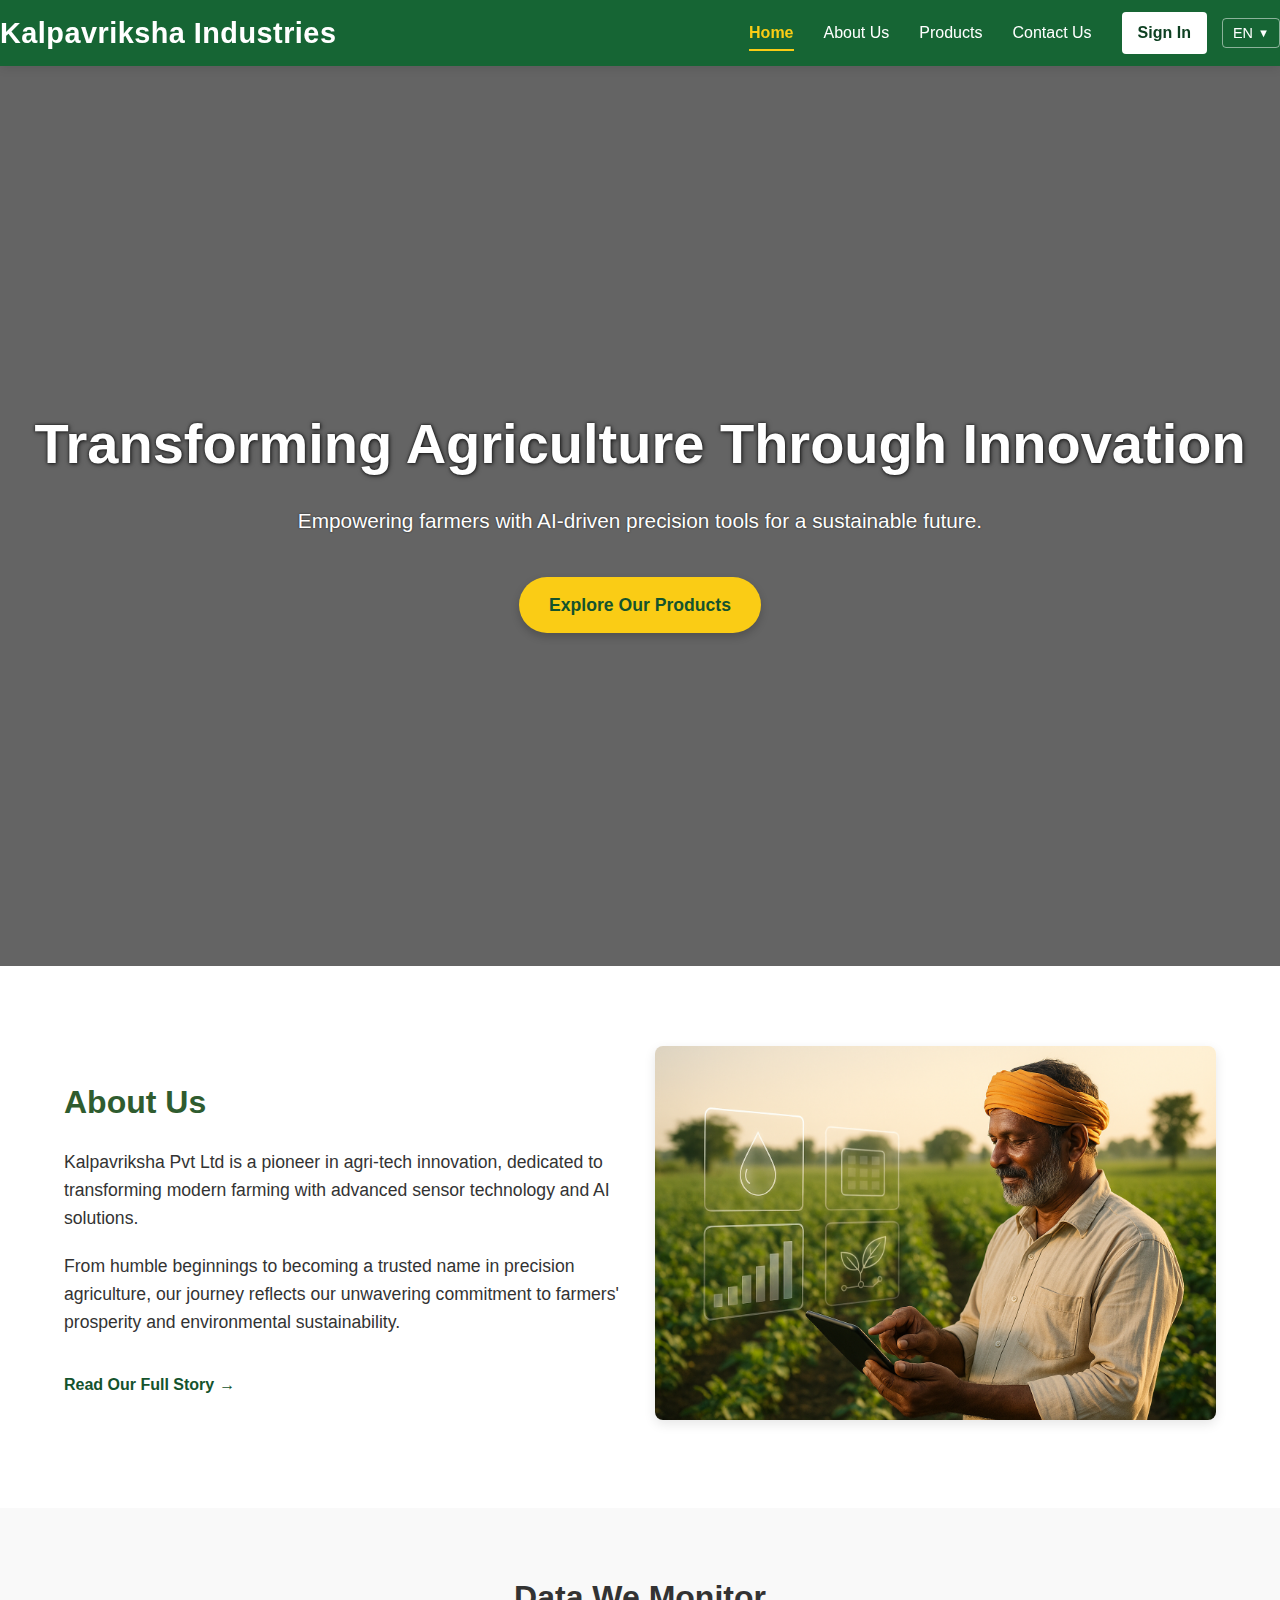
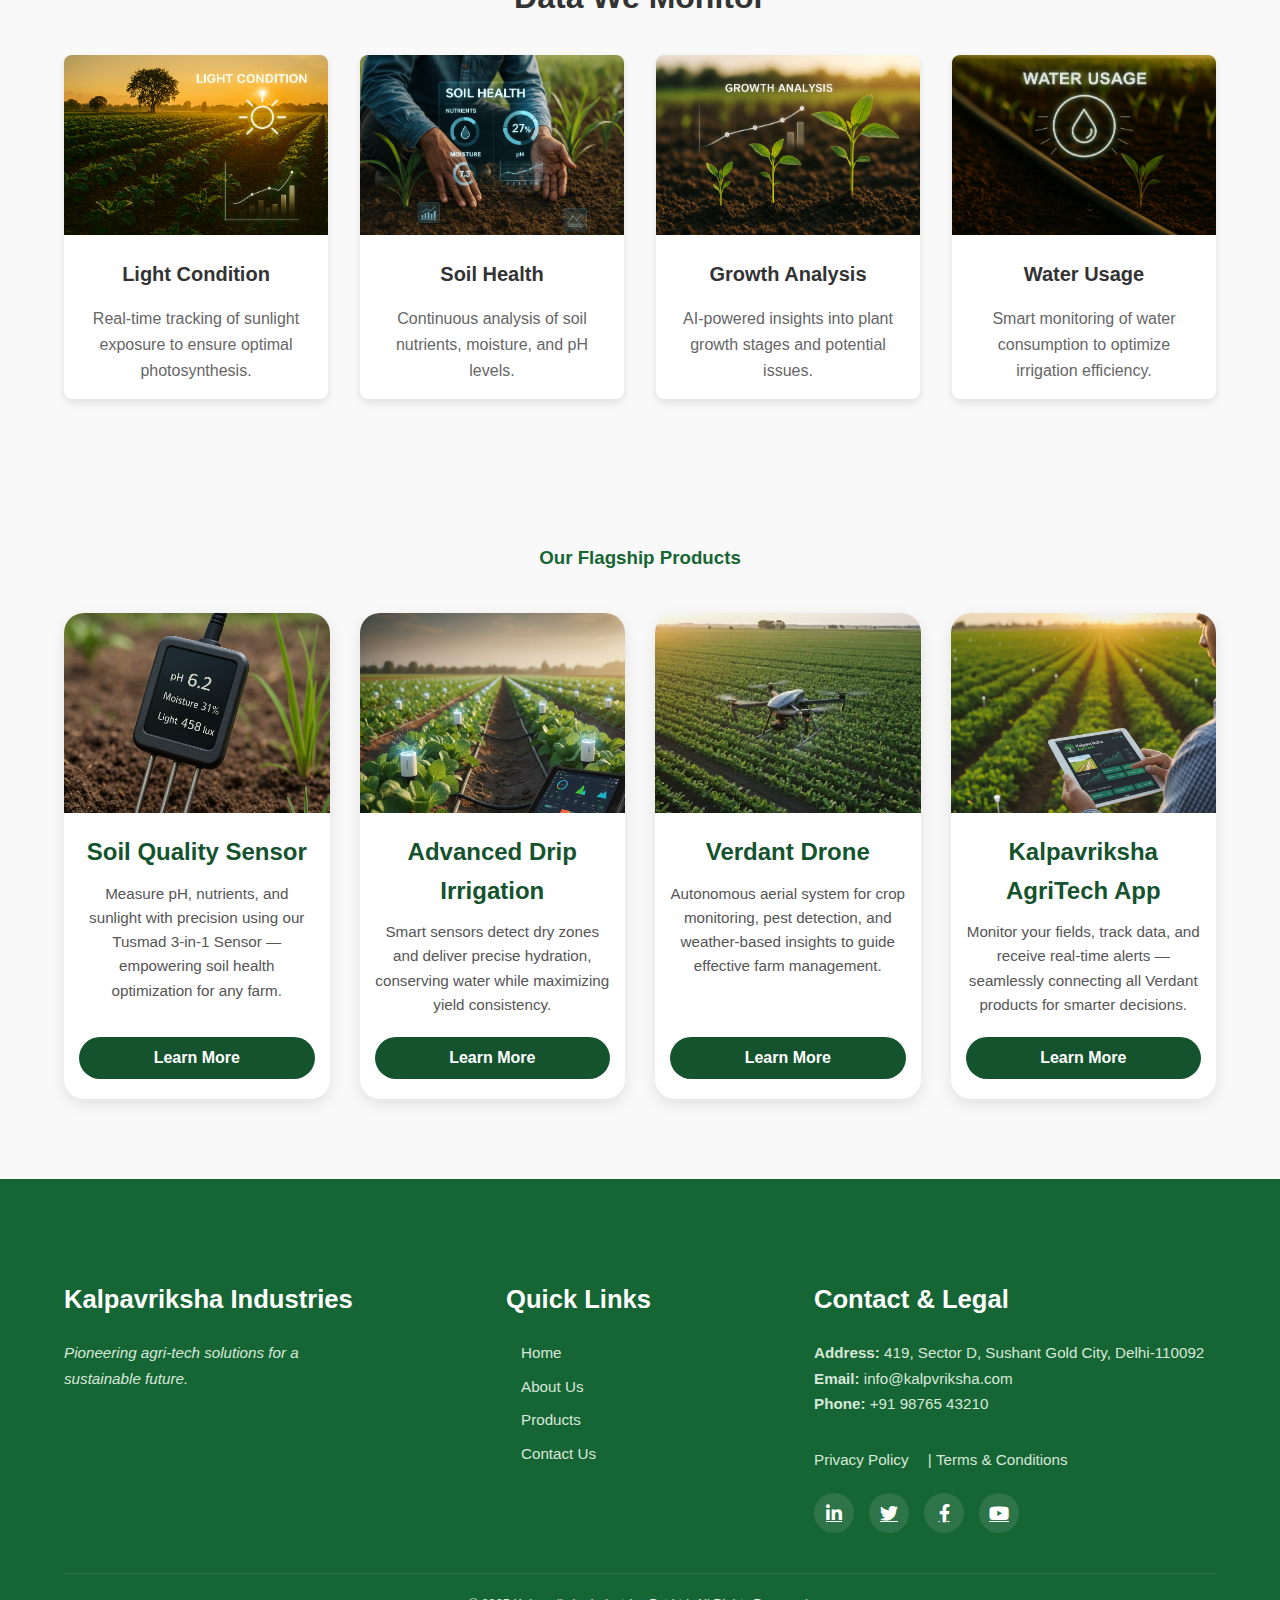
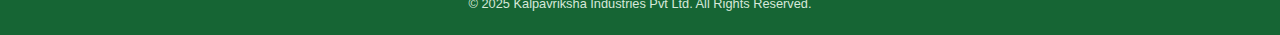
<file: index.html>
<!DOCTYPE html>
<html lang="en">
<head>
  <meta charset="UTF-8">
  <meta name="viewport" content="width=device-width, initial-scale=1.0">
  <title>Kalpavriksha Pvt Ltd</title>
  <link rel="icon" type="image/png" href="assets/favicon.png">
  <link rel="stylesheet" href="https://cdnjs.cloudflare.com/ajax/libs/font-awesome/6.0.0-beta3/css/all.min.css">
  <link rel="stylesheet" href="css/style.css">
</head>
<body>
  <div id="navbar-placeholder"></div>

  <section id="home" class="hero">
    <div class="overlay">
      <div class="hero-content">
        <h2 data-i18n="hero-title">Transforming Agriculture Through Innovation</h2>
        <p data-i18n="hero-subtitle">Empowering farmers with AI-driven precision tools for a sustainable future.</p>
        <div class="cta-buttons">
           <a href="#products" class="btn" data-i18n="explore">Explore Our Products</a>
          </div>
      </div>
    </div>
  </section> 

  <section id="about" class="about">
    <div class="container about-container">
      <div class="about-text">
        <h3 data-i18n="about-title">About Us</h3>
        <p data-i18n="about-text-1">Kalpavriksha Pvt Ltd is a <strong>pioneer in agri-tech innovation</strong>, dedicated to transforming modern farming with <strong>advanced sensor technology and AI solutions</strong>.</p>
        <p data-i18n="about-text-2">From humble beginnings to becoming a <strong>trusted name in precision agriculture</strong>, our journey reflects our unwavering commitment to <strong>farmers' prosperity and environmental sustainability</strong>.</p>
        <a href="about.html" class="cta-link" data-i18n="read-story">Read Our Full Story</a>
      </div>
      <div class="about-image">
        <img src="images/About us.png" alt="Modern Agriculture Technology">
      </div>
    </div>
  </section>

  <section id="data-monitoring" class="data-monitoring">
    <div class="container">
      <h3 data-i18n="data-monitor-title">Data We Monitor</h3>
      <div class="data-grid">
        <div class="data-card">
          <img src="images/Light condition.png" alt="Light Condition">
          <h4 data-i18n="light-condition">Light Condition</h4>
          <p data-i18n="light-desc">Real-time tracking of sunlight exposure to ensure optimal photosynthesis.</p>
        </div>
        <div class="data-card">
          <img src="images/Soil health.png" alt="Soil Health">
          <h4 data-i18n="soil-health">Soil Health</h4>
          <p data-i18n="soil-desc">Continuous analysis of soil nutrients, moisture, and pH levels.</p>
        </div>
        <div class="data-card">
          <img src="images/Growth analysis.png" alt="Growth Analysis">
          <h4 data-i18n="growth-analysis">Growth Analysis</h4>
          <p data-i18n="growth-desc">AI-powered insights into plant growth stages and potential issues.</p>
        </div>
        <div class="data-card">
          <img src="images/water usage.png" alt="Water Usage">
          <h4 data-i18n="water-usage">Water Usage</h4>
          <p data-i18n="water-desc">Smart monitoring of water consumption to optimize irrigation efficiency.</p>
        </div>
      </div>
    </div>
  </section>

  <section id="products" class="products">
    <div class="container">
      <h3 data-i18n="flagship-products">Our Flagship Products</h3>
      <div class="product-grid">
        <div class="product-card">
          <img src="images/soil sensor.png" alt="Soil Quality Sensor">
          <h4 data-i18n="soil-sensor">Soil Quality Sensor</h4>
          <p data-i18n="soil-sensor-desc">Measure pH, nutrients, and sunlight with precision using our Tusmad 3-in-1 Sensor — empowering soil health optimization for any farm.</p>
          <a href="products.html#soil-sensor" class="product-cta" data-i18n="learn-more">Learn More</a>
        </div>
        <div class="product-card">
          <img src="images/Drip irrigation.png" alt="Advanced Drip Irrigation">
          <h4 data-i18n="drip-irrigation">Advanced Drip Irrigation</h4>
          <p data-i18n="drip-desc">Smart sensors detect dry zones and deliver precise hydration, conserving water while maximizing yield consistency.</p>
          <a href="products.html#drip-irrigation" class="product-cta" data-i18n="learn-more">Learn More</a>
        </div>
        <div class="product-card">
          <img src="images/Verdant drone.png" alt="Verdant Drone">
          <h4 data-i18n="verdant-drone">Verdant Drone</h4>
          <p data-i18n="drone-desc">Autonomous aerial system for crop monitoring, pest detection, and weather-based insights to guide effective farm management.</p>
          <a href="products.html#drone" class="product-cta" data-i18n="learn-more">Learn More</a>
        </div>
        <div class="product-card">
          <img src="images/Agritech app.png" alt="AgriTech App">
          <h4 data-i18n="agritech-app">Kalpavriksha AgriTech App</h4>
          <p data-i18n="app-desc">Monitor your fields, track data, and receive real-time alerts — seamlessly connecting all Verdant products for smarter decisions.</p>
          <a href="https://ashwatthamma.github.io/Kalparvriksha-industries-1/" target="_blank" class="product-cta" data-i18n="learn-more">Learn More</a>
        </div>
      </div>
    </div>
  </section>
    </div>
  </section>

  <div id="footer-placeholder"></div>
  
  <script src="js/script.js"></script>
</body>
</html>
</file>
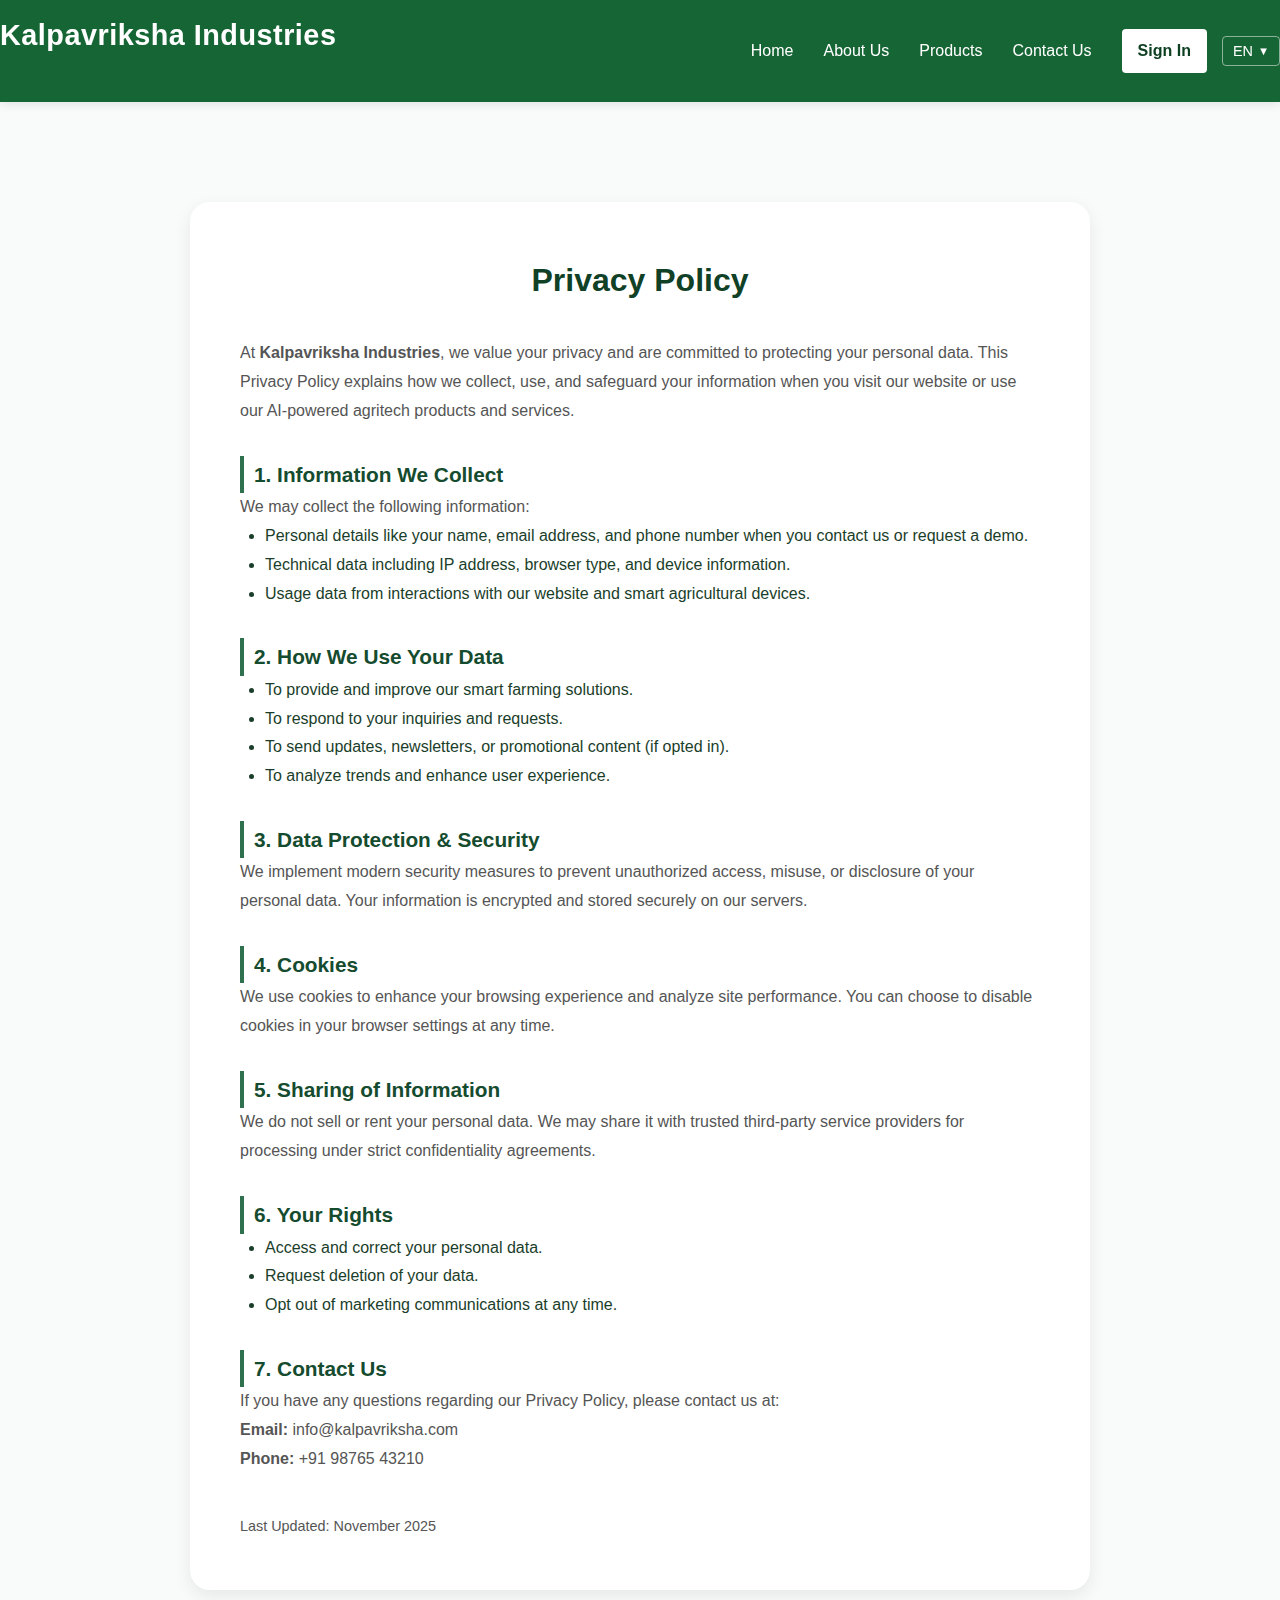
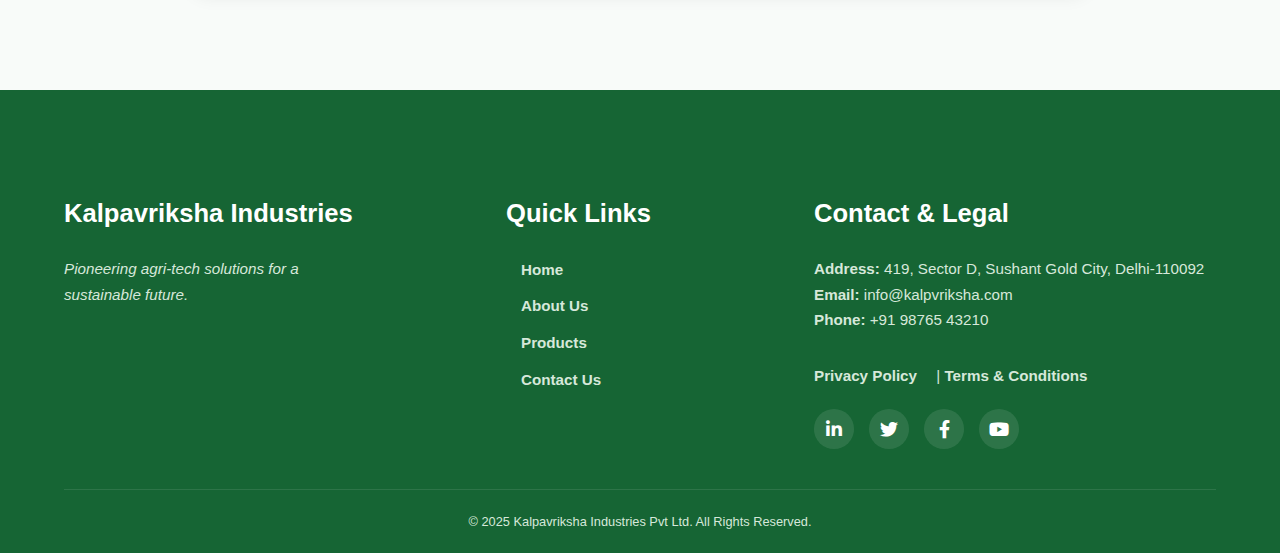
<file: privacy.html>
<!DOCTYPE html>
<html lang="en">
<head>
  <meta charset="UTF-8">
  <meta name="viewport" content="width=device-width, initial-scale=1.0">
  <title>Privacy Policy | Kalpavriksha Industries</title>
  <link rel="icon" type="image/png" href="assets/favicon.png">
  <link rel="stylesheet" href="https://cdnjs.cloudflare.com/ajax/libs/font-awesome/6.0.0-beta3/css/all.min.css">
  <link rel="stylesheet" href="css/style.css">
  <style>
    body {
      font-family: 'Poppins', sans-serif;
      background-color: #f8fbf9;
      color: #1a3e2a;
      line-height: 1.8;
    }

    .policy-container {
      max-width: 900px;
      margin: 100px auto;
      background: #ffffff;
      padding: 50px;
      border-radius: 20px;
      box-shadow: 0 6px 18px rgba(0, 0, 0, 0.08);
    }

    h1, h2 {
      color: #154b2e;
    }

    h1 {
      text-align: center;
      font-size: 2rem;
      margin-bottom: 30px;
      color: #104025;
    }

    h2 {
      font-size: 1.3rem;
      margin-top: 30px;
      border-left: 4px solid #2f714e;
      padding-left: 10px;
    }

    a {
      color: #2f714e;
      text-decoration: none;
      font-weight: 600;
    }

    a:hover {
      text-decoration: underline;
    }

    ul {
      margin-left: 25px;
    }
  </style>
</head>
<body>

  <div id="navbar-placeholder"></div>

  <div class="policy-container">
    <h1>Privacy Policy</h1>
    <p>At <strong>Kalpavriksha Industries</strong>, we value your privacy and are committed to protecting your personal data. This Privacy Policy explains how we collect, use, and safeguard your information when you visit our website or use our AI-powered agritech products and services.</p>

    <h2>1. Information We Collect</h2>
    <p>We may collect the following information:</p>
    <ul>
      <li>Personal details like your name, email address, and phone number when you contact us or request a demo.</li>
      <li>Technical data including IP address, browser type, and device information.</li>
      <li>Usage data from interactions with our website and smart agricultural devices.</li>
    </ul>

    <h2>2. How We Use Your Data</h2>
    <ul>
      <li>To provide and improve our smart farming solutions.</li>
      <li>To respond to your inquiries and requests.</li>
      <li>To send updates, newsletters, or promotional content (if opted in).</li>
      <li>To analyze trends and enhance user experience.</li>
    </ul>

    <h2>3. Data Protection & Security</h2>
    <p>We implement modern security measures to prevent unauthorized access, misuse, or disclosure of your personal data. Your information is encrypted and stored securely on our servers.</p>

    <h2>4. Cookies</h2>
    <p>We use cookies to enhance your browsing experience and analyze site performance. You can choose to disable cookies in your browser settings at any time.</p>

    <h2>5. Sharing of Information</h2>
    <p>We do not sell or rent your personal data. We may share it with trusted third-party service providers for processing under strict confidentiality agreements.</p>

    <h2>6. Your Rights</h2>
    <ul>
      <li>Access and correct your personal data.</li>
      <li>Request deletion of your data.</li>
      <li>Opt out of marketing communications at any time.</li>
    </ul>

    <h2>7. Contact Us</h2>
    <p>If you have any questions regarding our Privacy Policy, please contact us at:</p>
    <p><strong>Email:</strong> info@kalpavriksha.com</p>
    <p><strong>Phone:</strong> +91 98765 43210</p>

    <p style="margin-top: 40px; font-size: 0.9rem;">Last Updated: November 2025</p>
  </div>

  <div id="footer-placeholder"></div>
  <script src="js/script.js"></script>
</body>
</html>
</file>
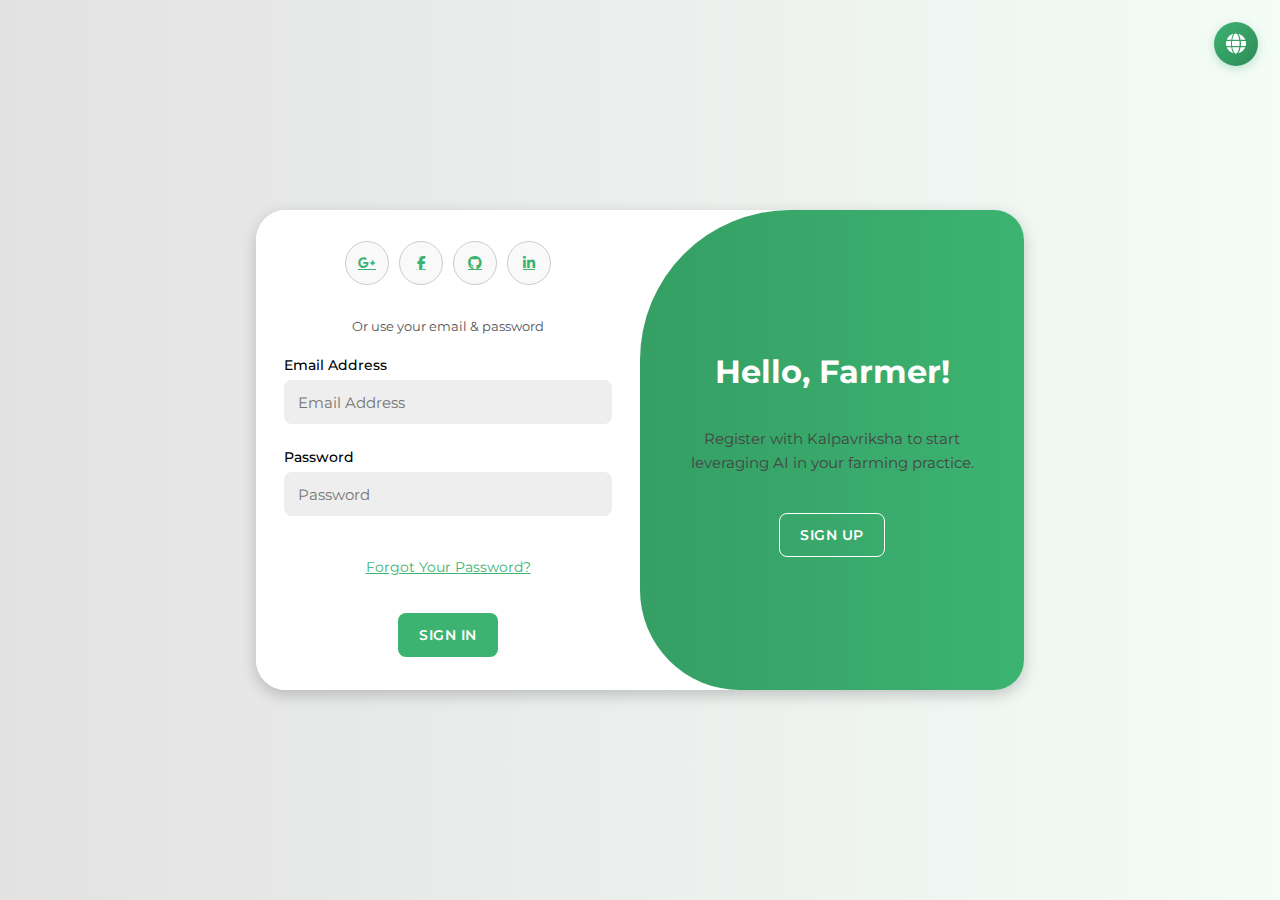
<file: signin.html>
<!DOCTYPE html>
<html lang="en">
  <head>
    <meta charset="UTF-8" />
    <meta name="viewport" content="width=device-width, initial-scale=1.0" />
    <meta name="description" content="Kalpavriksha Farmer Access Portal - AI Powered farming practice" />
    <link rel="stylesheet" href="https://cdnjs.cloudflare.com/ajax/libs/font-awesome/6.4.2/css/all.min.css"/>
    <title>Kalpavriksha Farmer Access</title>
    <style>
      @import url('https://fonts.googleapis.com/css2?family=Montserrat:wght@300;400;500;600;700&display=swap');
* {
  margin: 0;
  padding: 0;
  box-sizing: border-box;
  font-family: 'Montserrat', sans-serif;
}

body {
  background: linear-gradient(to right, #e2e2e2, #f4fcf7);
  display: flex;
  align-items: center;
  justify-content: center;
  min-height: 100vh;
  padding: 20px;
}

.dropdown-lang {
  position: fixed;
  top: 22px;        /* Increased from 20px for more space from top edge */
  right: 22px;      /* Increased from 20px for more space from right edge */
  z-index: 1010;
  font-family: 'Montserrat', sans-serif;
}

.dropdown-btn {
  background: linear-gradient(135deg, #3CB371, #2e8b57);
  color: #fff;
  border: none;
  padding: 0;
  border-radius: 50%;
  width: 44px;
  height: 44px;
  font-size: 18px;
  font-weight: 600;
  cursor: pointer;
  box-shadow: 0 3px 10px rgba(60, 179, 113, 0.3);
  display: flex;
  align-items: center;
  justify-content: center;
  gap: 0;
  transition: all 0.3s ease;
  position: relative;
}

.dropdown-btn:hover {
  background: linear-gradient(135deg, #2e8b57, #27ae60);
  transform: scale(1.05);
  box-shadow: 0 4px 15px rgba(60, 179, 113, 0.4);
}

.dropdown-btn::before {
  content: attr(title);
  position: absolute;
  bottom: -35px;
  right: 0;
  background: rgba(0, 0, 0, 0.8);
  color: white;
  padding: 6px 12px;
  border-radius: 6px;
  font-size: 12px;
  white-space: nowrap;
  opacity: 0;
  pointer-events: none;
  transition: opacity 0.3s ease;
  font-weight: 500;
}
.dropdown-btn:hover::before {
  opacity: 1;
}
.dropdown-btn i {
  font-size: 20px;
}
.dropdown-btn span {
  display: none;
}
.dropdown-menu {
  display: none;
  flex-direction: column;
  position: absolute;
  right: 0;
  min-width: 160px;
  margin-top: 10px;
  background: #fff;
  border-radius: 8px;
  box-shadow: 0 4px 20px rgba(60, 179, 113, 0.2);
  overflow: hidden;
  font-size: 15px;
}
.dropdown-item {
  padding: 12px 18px;
  cursor: pointer;
  transition: background .18s, color .16s;
  color: #222;
  text-align: left;
  min-height: 44px;
  display: flex;
  align-items: center;
}
.dropdown-item:hover, .dropdown-item.selected {
  background: #e7f7ef;
  color: #3CB371;
  font-weight: 600;
}

/* Mobile adjustments */
@media (max-width: 768px) {
  .dropdown-lang {
    top: 16px;
    right: 16px;
  }
  .dropdown-btn {
    width: 40px;
    height: 40px;
  }
  .dropdown-btn i {
    font-size: 18px;
  }
}
@media (max-width: 480px) {
  .dropdown-lang {
    top: 10px;
    right: 10px;
  }
  .dropdown-btn {
    width: 36px;
    height: 36px;
  }
  .dropdown-btn i {
    font-size: 16px;
  }
}

.container {
  background-color: #fff;
  border-radius: 30px;
  box-shadow: 0 5px 15px rgba(0,0,0,0.20);
  position: relative;
  overflow: hidden;
  width: 768px;
  max-width: 100%;
  min-height: 480px;
  display: flex;
  flex-direction: row;
  transition: box-shadow 0.3s;
}

/* Tablet and smaller laptops */
@media (max-width: 900px) {
  .container {
    width: 95%;
    min-height: unset;
    border-radius: 20px;
    padding: 0;
  }
}

/* Mobile devices */
@media (max-width: 768px) {
  body {
    padding: 15px;
    padding-top: 70px;
  }
  .container {
    flex-direction: column;
    width: 90%;
    max-width: 90vw;
    border-radius: 15px;
    min-height: unset;
    gap: 1rem;
    margin: 0 auto;
    box-shadow: 0 8px 20px rgba(0, 0, 0, 0.15);
  }
  .toggle-container {
    position: relative !important;
    width: 100% !important;
    left: 0 !important;
    height: auto !important;
    border-radius: 0 0 15px 15px !important;
    transform: none !important;
    box-shadow: 0 4px 10px rgba(0, 0, 0, 0.1);
  }
  .container.active .toggle-container {
    transform: none !important;
    border-radius: 0 0 15px 15px !important;
  }
  .toggle {
    width: 100% !important;
    border-radius: 0 0 15px 15px !important;
    left: 0 !important;
    height: auto !important;
    min-height: 180px;
    flex-direction: column !important;
    transform: none !important;
  }
  .container.active .toggle {
    transform: none !important;
  }
  .form-container {
    position: relative !important;
    width: 100% !important;
    left: 0 !important;
    top: 0 !important;
    padding: 1.5rem !important;
    transform: none !important;
    height: auto !important;
    border-radius: 15px 15px 0 0;
    box-shadow: 0 2px 8px rgba(0, 0, 0, 0.08);
    order: 1;
  }
  .container.active .sign-in {
    transform: none !important;
    display: none;
  }
  .container.active .sign-up {
    transform: none !important;
    display: block;
  }
  .sign-up {
    display: none;
  }
  .toggle-container {
    order: 2;
  }
  .toggle-panel {
    position: relative !important;
    width: 100% !important;
    transform: none !important;
    padding: 1.5rem !important;
  }
  .toggle-panel h1 {
    font-size: 1.5rem;
  }
  .toggle-panel p {
    font-size: 1rem;
  }
  .toggle-panel button {
    margin-top: 15px;
  }
  .toggle-left {
    display: none !important;
  }
  .toggle-right {
    display: block !important;
  }
  .container.active .toggle-left {
    transform: none !important;
    display: block !important;
  }
  .container.active .toggle-right {
    transform: none !important;
    display: none !important;
  }
}

/* Tablet devices */
@media (min-width: 769px) and (max-width: 1024px) {
  .container {
    flex-direction: row;
  }
  .toggle-container {
    width: 45% !important;
  }
}

/* Very small mobile devices */
@media (max-width: 480px) {
  body {
    padding: 10px;
  }
  .container {
    width: 100%;
    border-radius: 12px;
  }
  .form-container {
    padding: 25px 15px !important;
  }
  .toggle-panel {
    padding: 25px 15px !important;
  }
}

.form-container {
  position: absolute;
  top: 0;
  height: 100%;
  transition: all 0.6s;
  flex: 1;
  width: 50%;
  min-width: 280px;
  background: #fff;
  z-index: 2;
}
.sign-in {
  left: 0;
}
.sign-up {
  left: 0;
  opacity: 0;
  z-index: 1;
}
.container.active .sign-in {
  transform: translateX(100%);
}
.container.active .sign-up {
  transform: translateX(100%);
  opacity: 1;
  z-index: 3;
  animation: move 0.6s;
}
@keyframes move {
  0%, 49.99% { opacity: 0; z-index: 1; }
  50%, 100% { opacity: 1; z-index: 3; }
}
form {
  background: #fff;
  display: flex;
  flex-direction: column;
  align-items: center;
  justify-content: center;
  padding: 45px 28px 48px 28px; /* Increased top and bottom padding */
  height: 100%;
  min-width: 220px;
  gap: 2px;
}
form h1 {
  font-size: 1.7rem;      /* Reduced for safety */
  margin-top: 32px;       /* More space from top */
  margin-bottom: 18px;    /* More space below */
  line-height: 1.22;
}
.form-container form button {
  margin-bottom: 32px;    /* More bottom margin for button */
}
@media (max-width: 768px) {
  form {
    padding: 25px 20px 30px 20px; /* Top, sides, bottom */
  }
  form h1 {
    font-size: 1.2rem;
    margin-top: 18px;
    margin-bottom: 12px;
  }
  form button {
    margin-bottom: 22px;
  }
}
form label {
  width: 100%;
  text-align: left;
  font-size: 14px;
  margin-top: 10px;
  margin-bottom: 4px;
  font-weight: 500;
}
form input {
  background: #eee;
  border: none;
  margin-bottom: 12px;
  padding: 12px 14px;
  font-size: 15px;
  border-radius: 8px;
  width: 100%;
  outline: none;
  transition: box-shadow .2s;
  min-height: 44px;
}
form input:focus {
  box-shadow: 0 2px 8px rgba(60,179,113,0.13);
}
form span {
  font-size: 13px;
  color: #555;
  margin-bottom: 10px;
  margin-top: 5px;
}
.social-icons {
  margin: 18px 0 16px;
  display: flex;
  gap: 10px;
  flex-wrap: wrap;
  justify-content: center;
}
.social-icons a {
  border: 1px solid #ccc;
  border-radius: 50%;
  display: flex;
  align-items: center;
  justify-content: center;
  width: 44px;
  height: 44px;
  color: #3CB371;
  font-size: 18px;
  background: #f9f9f9;
  transition: border-color 0.2s, color 0.2s;
}
.social-icons a:hover {
  border-color: #3CB371;
  color: #2e8b57;
}

.container p {
  font-size: 15px;
  margin: 18px 0 10px;
  line-height: 24px;
  color: #444;
}

.container a {
  color: #3CB371;
  font-size: 14px;
  text-decoration: underline;
  margin: 15px 0 10px;
  cursor: pointer;
  transition: color .2s;
  min-height: 44px;
  display: inline-flex;
  align-items: center;
}
.container a:hover { color: #2e8b57; }

.container button,
form button {
  background-color: #3CB371;
  color: #fff;
  font-size: 14px;
  padding: 10px 20px;
  border: 1px solid transparent;
  border-radius: 8px;
  font-weight: 600;
  letter-spacing: .45px;
  text-transform: uppercase;
  margin-top: 12px;
  margin-bottom: 32px; /* Increased bottom margin for spacing */
  cursor: pointer;
  transition: background .3s, transform .2s;
  outline: none;
  min-height: 44px;
}
.container button:hover,
form button:hover {
  background: #2e8b57;
  transform: translateY(-1px);
}

.container button.hidden {
  background-color: transparent;
  border-color: #fff;
  color: #fff;
}
.container button.hidden:hover {
  background-color: rgba(255, 255, 255, 0.1);
}

.toggle-container {
  position: absolute;
  top: 0;
  left: 50%;
  width: 50%;
  height: 100%;
  transition: all 0.6s;
  border-radius: 150px 0 0 100px;
  z-index: 1000;
  overflow: hidden;
}
.container.active .toggle-container {
  transform: translateX(-100%);
  border-radius: 0 150px 100px 0;
}
.toggle {
  background: linear-gradient(to right, #2e8b57, #3CB371);
  height: 100%;
  width: 200%;
  color: #fff;
  position: relative;
  left: -100%;
  display: flex;
  flex-direction: row;
  transition: all 0.6s;
}
.container.active .toggle { transform: translateX(50%); }
.toggle-panel {
  position: absolute;
  width: 50%; height: 100%;
  display: flex;
  align-items: center;
  justify-content: center;
  flex-direction: column;
  padding: 45px 30px 45px 30px;
  text-align: center;
  top: 0;
  transition: all 0.6s;
}
.toggle-panel h1 {
  margin-bottom: 18px;
  margin-top: 32px; /* Increased from 25px for more top space */
}
.toggle-panel p {
  margin-bottom: 20px;
}
.toggle-panel button {
  margin-top: 18px;
  margin-bottom: 24px; /* Increased bottom margin */
}
.toggle-left { transform: translateX(-200%); }
.container.active .toggle-left { transform: translateX(0); }
.toggle-right { right: 0; transform: translateX(0); }
.container.active .toggle-right { transform: translateX(200%); }

#auth-message {
  position: fixed;
  bottom: 15px;
  right: 15px;
  min-width: 220px;
  padding: 13px 25px;
  border-radius: 8px;
  box-shadow: 0 4px 11px rgba(0,0,0,0.17);
  z-index: 1001;
  display: none;
  background: #3CB371;
  color: white;
  font-size: 15px;
  transition: opacity .3s;
  pointer-events: none;
}
#auth-message[aria-live] { font-weight: 600; }

/* Mobile message positioning */
@media (max-width: 768px) {
  #auth-message {
    left: 50%;
    right: auto;
    transform: translateX(-50%);
    bottom: 20px;
    min-width: 280px;
    max-width: 90%;
    text-align: center;
  }
}
    </style>
  </head>
  <body>
    <!-- Compact Language Selector -->
    <div class="dropdown-lang">
      <button id="dropdownLangBtn" class="dropdown-btn" aria-haspopup="true" aria-expanded="false" title="Change Language">
        <i class="fa-solid fa-globe"></i>
        <span id="current-lang">English</span>
      </button>
      <div id="dropdownMenu" class="dropdown-menu" role="menu">
        <div class="dropdown-item selected" data-lang="en" role="menuitem">English</div>
        <div class="dropdown-item" data-lang="hi" role="menuitem">हिंदी</div>
        <div class="dropdown-item" data-lang="te" role="menuitem">తెలుగు</div>
        <div class="dropdown-item" data-lang="kn" role="menuitem">ಕನ್ನಡ</div>
      </div>
    </div>
    <main>
      <div class="container" id="container">
        <!-- Sign Up Form -->
        <div class="form-container sign-up" aria-labelledby="signup-title">
          <form onsubmit="handleAuth(event, 'signup')" autocomplete="off">
            <!-- <h1 id="signup-title">Create Account</h1> -->
            <div class="social-icons" aria-label="Sign up with social accounts">
              <a href="#" class="icon" title="Sign up with Google"><i class="fa-brands fa-google-plus-g"></i></a>
              <a href="#" class="icon" title="Sign up with Facebook"><i class="fa-brands fa-facebook-f"></i></a>
              <a href="#" class="icon" title="Sign up with GitHub"><i class="fa-brands fa-github"></i></a>
              <a href="#" class="icon" title="Sign up with LinkedIn"><i class="fa-brands fa-linkedin-in"></i></a>
            </div>
            <span id="signup-or">Or use your email for registration</span>
            <label for="signup-name" id="signup-name-label">Full Name</label>
            <input id="signup-name" type="text" placeholder="Full Name" required autocomplete="name"/>
            <label for="signup-email" id="signup-email-label">Email Address</label>
            <input id="signup-email" type="email" placeholder="Email Address" required autocomplete="email"/>
            <label for="signup-pass" id="signup-pass-label">Password</label>
            <input id="signup-pass" type="password" placeholder="Password" required autocomplete="new-password"/>
            <button type="submit" id="signup-btn">Sign Up</button>
          </form>
        </div>
        <!-- Sign In Form -->
        <div class="form-container sign-in" aria-labelledby="signin-title">
          <form onsubmit="handleAuth(event, 'signin')" autocomplete="off">
            <!-- <h1 id="signin-title">Sign In</h1> -->
            <div class="social-icons" aria-label="Sign in with social accounts">
              <a href="#" class="icon" title="Sign in with Google"><i class="fa-brands fa-google-plus-g"></i></a>
              <a href="#" class="icon" title="Sign in with Facebook"><i class="fa-brands fa-facebook-f"></i></a>
              <a href="#" class="icon" title="Sign in with GitHub"><i class="fa-brands fa-github"></i></a>
              <a href="#" class="icon" title="Sign in with LinkedIn"><i class="fa-brands fa-linkedin-in"></i></a>
            </div>
            <span id="signin-or">Or use your email & password</span>
            <label for="signin-email" id="signin-email-label">Email Address</label>
            <input id="signin-email" type="email" placeholder="Email Address" required autocomplete="email"/>
            <label for="signin-pass" id="signin-pass-label">Password</label>
            <input id="signin-pass" type="password" placeholder="Password" required autocomplete="current-password"/>
            <a href="#" tabindex="0" id="forgot-link">Forgot Your Password?</a>
            <button type="submit" id="signin-btn">Sign In</button>
          </form>
        </div>
        <!-- Toggle Panels -->
        <div class="toggle-container">
          <div class="toggle">
            <div class="toggle-panel toggle-left">
              <h1 id="toggle-left-title">Welcome Back!</h1>
              <p id="toggle-left-desc">Enter your details to access your field and crop data.</p>
              <button class="hidden" id="login" type="button" aria-label="Switch to Sign In">Sign In</button>
            </div>
            <div class="toggle-panel toggle-right">
              <h1 id="toggle-right-title">Hello, Farmer!</h1>
              <p id="toggle-right-desc">
                Register with Kalpavriksha to start leveraging AI in your farming practice.
              </p>
              <button class="hidden" id="register" type="button" aria-label="Switch to Sign Up">Sign Up</button>
            </div>
          </div>
        </div>
      </div>
      <!-- Status/message box -->
      <div id="auth-message" aria-live="polite"></div>
    </main>
    <script>
      // Translation dictionary
      const LANGUAGES = {
        en: {
          name: "English",
          signupTitle: "Create Account",
          signUpBtn: "Sign Up",
          signupOr: "Or use your email for registration",
          signupName: "Full Name",
          signupEmail: "Email Address",
          signupPass: "Password",
          signinTitle: "Sign In",
          signInBtn: "Sign In",
          signinOr: "Or use your email & password",
          signinEmail: "Email Address",
          signinPass: "Password",
          forgot: "Forgot Your Password?",
          toggleLeftTitle:"Welcome Back!",
          toggleLeftDesc:"Enter your details to access your field and crop data.",
          toggleRightTitle:"Hello, Farmer!",
          toggleRightDesc:"Register with Kalpavriksha to start leveraging AI in your farming practice.",
        },
        hi: {
          name: "हिंदी",
          signupTitle: "खाता बनाएं",
          signUpBtn: "साइन अप करें",
          signupOr: "या ईमेल से रजिस्टर करें",
          signupName: "पूरा नाम",
          signupEmail: "ईमेल पता",
          signupPass: "पासवर्ड",
          signinTitle: "साइन इन करें",
          signInBtn: "साइन इन करें",
          signinOr: "या ईमेल और पासवर्ड का उपयोग करें",
          signinEmail: "ईमेल पता",
          signinPass: "पासवर्ड",
          forgot: "पासवर्ड भूल गए?",
          toggleLeftTitle:"वापसी पर स्वागत है!",
          toggleLeftDesc:"कृपया अपने विवरण दर्ज करें।",
          toggleRightTitle:"नमस्ते, किसान!",
          toggleRightDesc:"Kalpavriksha से जुड़ें और AI का लाभ उठाएं।",
        },
        te: {
          name: "తెలుగు",
          signupTitle: "ఖాతా సృష్టించండి",
          signUpBtn: "సైన్ అప్ చేయండి",
          signupOr: "లేదా మీ ఇమెయిల్‌ను ఉపయోగించండి",
          signupName: "పూర్తి పేరు",
          signupEmail: "ఈమెయిల్ చిరునామా",
          signupPass: "పాస్వర్డ్",
          signinTitle: "సైన్ ఇన్ చేయండి",
          signInBtn: "సైన్ ఇన్ చేయండి",
          signinOr: "లేదా మీ ఇమెయిల్ & పాస్వర్డ్ ఉపయోగించండి",
          signinEmail: "ఈమెయిల్ చిరునామా",
          signinPass: "పాస్వర్డ్",
          forgot: "మీ పాస్వర్డ్ మర్చిపోయారా?",
          toggleLeftTitle:"మళ్లీ స్వాగతం!",
          toggleLeftDesc:"దయచేసి వివరాలు నమోదు చేయండి.",
          toggleRightTitle:"హలో, రైతు!",
          toggleRightDesc:"Kalpavriksha లో చేరండి, AI ద్వారా వ్యవసాయాన్ని మెరుగుపర్చండి.",
        },
        kn: {
          name: "ಕನ್ನಡ",
          signupTitle: "ಖಾತೆ ಬಹುದಾಗಿ",
          signUpBtn: "ಸೈನ್ ಅಪ್",
          signupOr: "ಅಥವಾ ನಿಮ್ಮ ಇಮೇಲ್ ಬಳಸಿ ನೋಂದಣಿ ಮಾಡಿ",
          signupName: "ಪೂರ್ಣ ಹೆಸರು",
          signupEmail: "ಇಮೇಲ್ ವಿಳಾಸ",
          signupPass: "ಗುಪ್ತಪದ",
          signinTitle: "ಸೈನ್ ಇನ್",
          signInBtn: "ಸೈನ್ ಇನ್",
          signinOr: "ಅಥವಾ ಇಮೇಲ್ ಮತ್ತು ಗುಪ್ತಪದ ಬಳಸಿ",
          signinEmail: "ಇಮೇಲ್ ವಿಳಾಸ",
          signinPass: "ಗುಪ್ತಪದ",
          forgot: "ಗುಪ್ತಪದ ಮರೆತಿದ್ದೀರಾ?",
          toggleLeftTitle:"ಮರಿ ಸ್ವಾಗತ!",
          toggleLeftDesc:"ದಯವಿಟ್ಟು ನಿಮ್ಮ ವಿವರಗಳನ್ನೂ ನಮೂದಿಸಿ.",
          toggleRightTitle:"ಹಲೋ, ರೈತ!",
          toggleRightDesc:"Kalpavriksha ಜೊತೆಗೆ AI खेती ಪ್ರಾರಂಭಿಸಿ.",
        }
      };

      // Dropdown logic
      const dropdownBtn = document.getElementById('dropdownLangBtn');
      const dropdownMenu = document.getElementById('dropdownMenu');
      const currentLangSpan = document.getElementById('current-lang');

      dropdownBtn.addEventListener('click', function(e){
        const expanded = dropdownMenu.style.display === 'flex';
        dropdownMenu.style.display = expanded ? 'none' : 'flex';
        dropdownBtn.setAttribute('aria-expanded', !expanded);
      });

      document.addEventListener('click',function(e){
        if (!dropdownBtn.contains(e.target) && !dropdownMenu.contains(e.target)){
          dropdownMenu.style.display = 'none';
          dropdownBtn.setAttribute('aria-expanded', 'false');
        }
      });

      dropdownBtn.addEventListener('keydown', function(e){
        if(e.key === 'ArrowDown' || e.key === 'Enter') {
          dropdownMenu.style.display = 'flex';
          dropdownBtn.setAttribute('aria-expanded', 'true');
          dropdownMenu.querySelector('.dropdown-item.selected').focus();
        }
      });

      dropdownMenu.querySelectorAll('.dropdown-item').forEach(item=>{
        item.setAttribute('tabindex', '0');
        item.addEventListener('click',function(){
          dropdownMenu.querySelectorAll('.dropdown-item').forEach(it=>it.classList.remove('selected'));
          item.classList.add('selected');
          let langCode = item.getAttribute('data-lang');
          currentLangSpan.textContent = LANGUAGES[langCode].name;
          dropdownMenu.style.display = 'none';
          dropdownBtn.setAttribute('aria-expanded', 'false');
          switchLanguage(langCode);
        });
        item.addEventListener('keydown', function(e){
          if(e.key === 'Enter'){
            item.click();
          }
        });
      });

      function switchLanguage(lang) {
        const dict = LANGUAGES[lang] || LANGUAGES['en'];
        
        // Helper function to safely update element
        const updateElement = (id, text) => {
          const el = document.getElementById(id);
          if (el) el.textContent = text;
        };
        
        // Update all elements with null checks
        updateElement('signup-title', dict.signupTitle);
        updateElement('signup-btn', dict.signUpBtn);
        updateElement('signup-or', dict.signupOr);
        updateElement('signup-name-label', dict.signupName);
        updateElement('signup-email-label', dict.signupEmail);
        updateElement('signup-pass-label', dict.signupPass);
        updateElement('signin-title', dict.signinTitle);
        updateElement('signin-btn', dict.signInBtn);
        updateElement('signin-or', dict.signinOr);
        updateElement('signin-email-label', dict.signinEmail);
        updateElement('signin-pass-label', dict.signinPass);
        updateElement('forgot-link', dict.forgot);
        updateElement('toggle-left-title', dict.toggleLeftTitle);
        updateElement('toggle-left-desc', dict.toggleLeftDesc);
        updateElement('toggle-right-title', dict.toggleRightTitle);
        updateElement('toggle-right-desc', dict.toggleRightDesc);
      }

      const container = document.getElementById("container");
      const registerBtn = document.getElementById("register");
      const loginBtn = document.getElementById("login");
      const messageBox = document.getElementById("auth-message");

      function showMessage(message, type) {
        messageBox.style.display = 'block';
        messageBox.style.opacity = '1';
        messageBox.textContent = message;
        if (type === 'success') messageBox.style.backgroundColor = '#2e8b57';
        else if (type === 'error') messageBox.style.backgroundColor = '#c9302c';
        else messageBox.style.backgroundColor = '#3CB371';
        setTimeout(() => {
          messageBox.style.opacity = '0';
          setTimeout(() => { messageBox.style.display = 'none'; }, 320);
        }, 2600);
      }

      registerBtn.addEventListener("click", () => {
        container.classList.add("active");
        showMessage("Switching to Sign Up...", "info");
      });
      loginBtn.addEventListener("click", () => {
        container.classList.remove("active");
        showMessage("Switching to Sign In...", "info");
      });

      window.handleAuth = function(event, type) {
        event.preventDefault();
        const form = event.target;
        if(type==='signin') {
          showMessage('Sign In attempted!', 'success');
        } else {
          showMessage('Registration attempted!', 'success');
        }
        form.reset();
        setTimeout(function() {
          window.location.href = "index.html"; // Change to your homepage file or URL
        }, 1200);
      };

      [registerBtn,loginBtn].forEach(btn => {
        btn.addEventListener('keyup', function(e){
          if(e.key==='Enter') btn.click();
        });
      });

      switchLanguage('en');
    </script>
  </body>
</html>
</file>
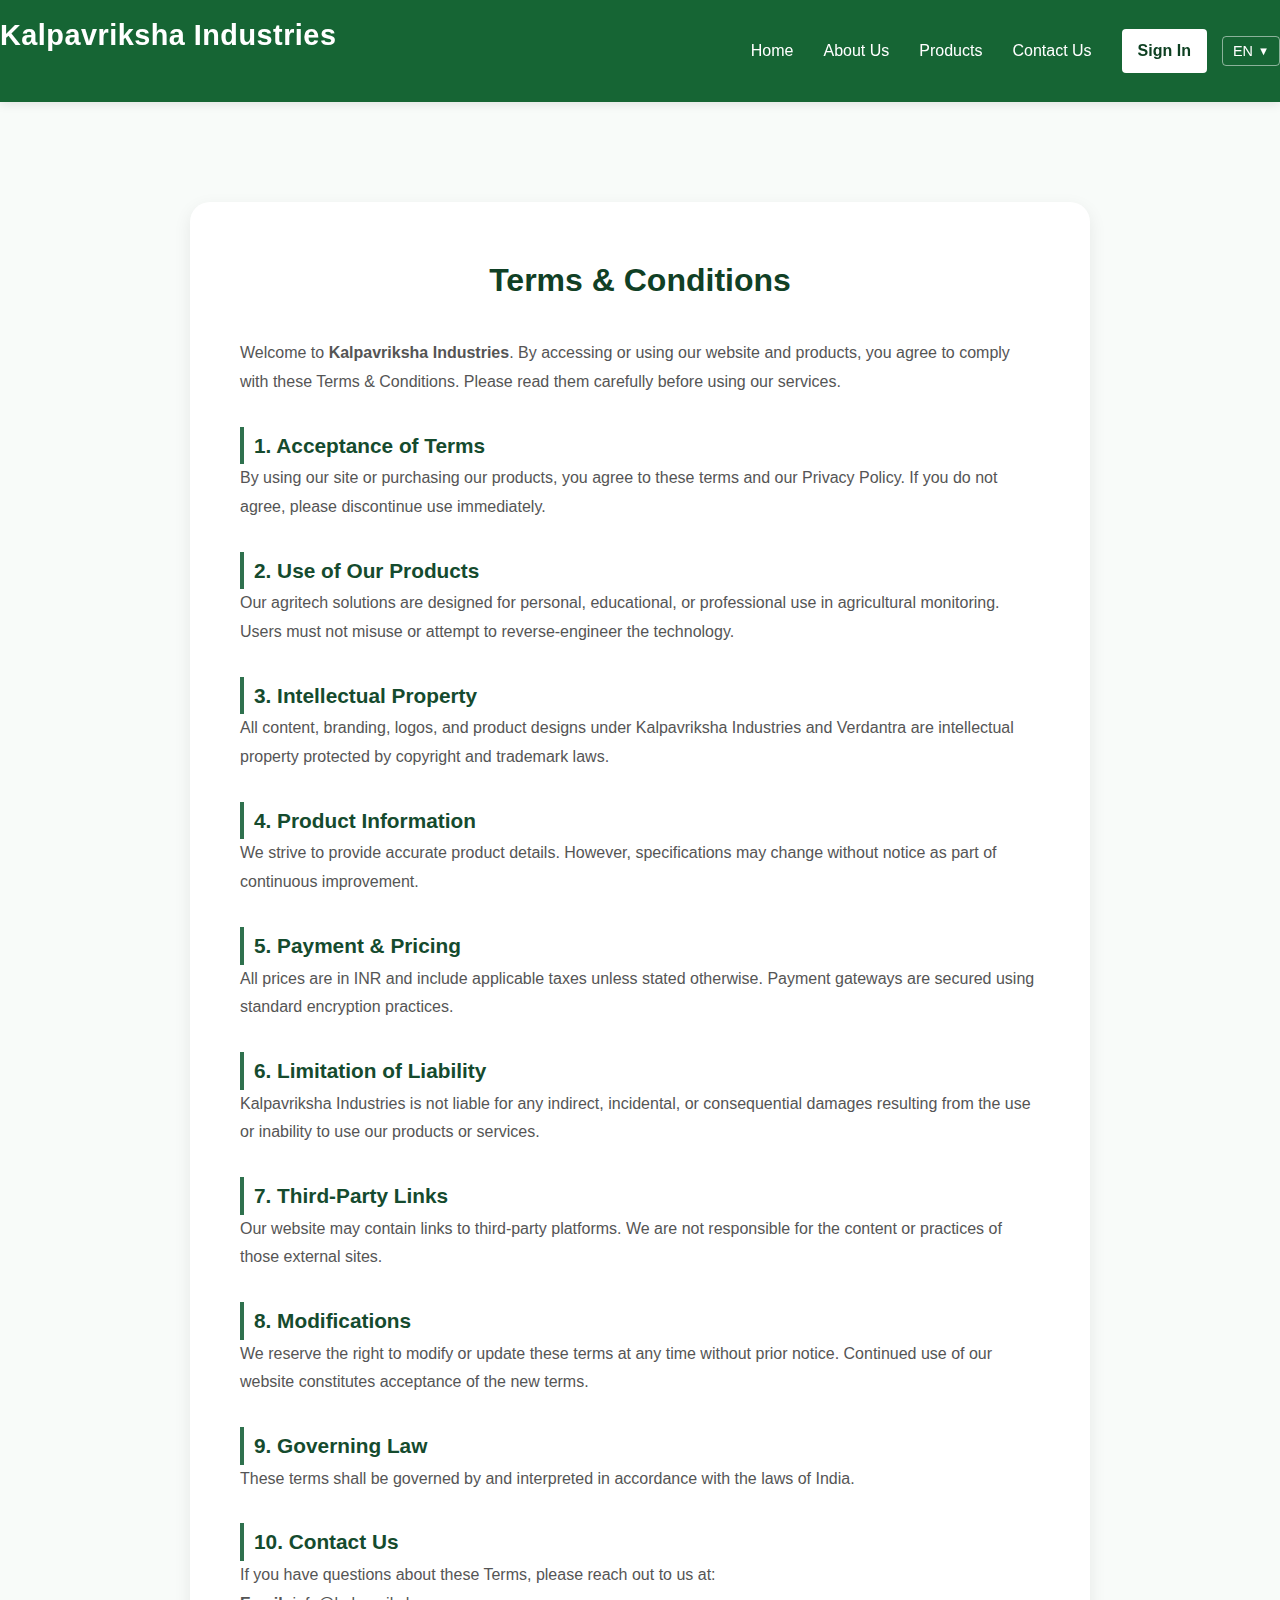
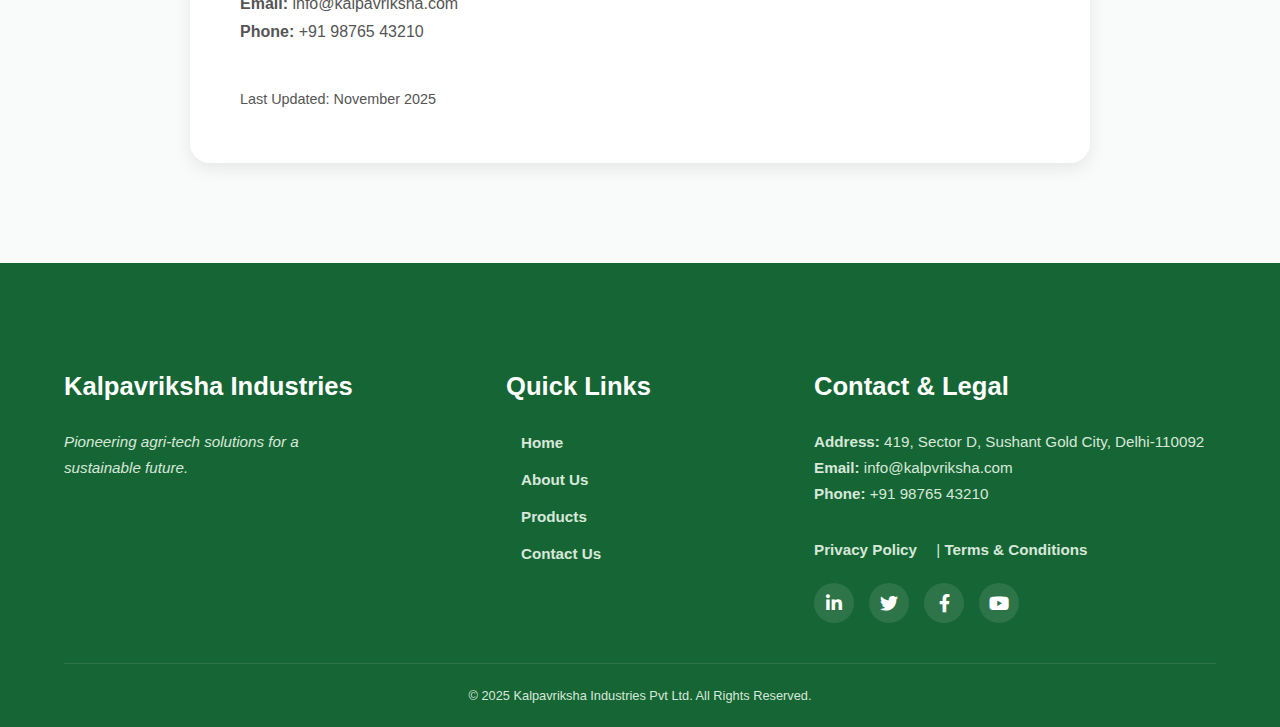
<file: terms.html>
<!DOCTYPE html>
<html lang="en">
<head>
  <meta charset="UTF-8">
  <meta name="viewport" content="width=device-width, initial-scale=1.0">
  <title>Terms & Conditions | Kalpavriksha Industries</title>
  <link rel="icon" type="image/png" href="assets/favicon.png">
  <link rel="stylesheet" href="https://cdnjs.cloudflare.com/ajax/libs/font-awesome/6.0.0-beta3/css/all.min.css">
  <link rel="stylesheet" href="css/style.css">
  <style>
    body {
      font-family: 'Poppins', sans-serif;
      background-color: #f8fbf9;
      color: #1a3e2a;
      line-height: 1.8;
    }

    .terms-container {
      max-width: 900px;
      margin: 100px auto;
      background: #ffffff;
      padding: 50px;
      border-radius: 20px;
      box-shadow: 0 6px 18px rgba(0, 0, 0, 0.08);
    }

    h1, h2 {
      color: #154b2e;
    }

    h1 {
      text-align: center;
      font-size: 2rem;
      margin-bottom: 30px;
      color: #104025;
    }

    h2 {
      font-size: 1.3rem;
      margin-top: 30px;
      border-left: 4px solid #2f714e;
      padding-left: 10px;
    }

    a {
      color: #2f714e;
      text-decoration: none;
      font-weight: 600;
    }

    a:hover {
      text-decoration: underline;
    }

    ul {
      margin-left: 25px;
    }
  </style>
</head>
<body>

  <div id="navbar-placeholder"></div>

  <div class="terms-container">
    <h1>Terms & Conditions</h1>
    <p>Welcome to <strong>Kalpavriksha Industries</strong>. By accessing or using our website and products, you agree to comply with these Terms & Conditions. Please read them carefully before using our services.</p>

    <h2>1. Acceptance of Terms</h2>
    <p>By using our site or purchasing our products, you agree to these terms and our Privacy Policy. If you do not agree, please discontinue use immediately.</p>

    <h2>2. Use of Our Products</h2>
    <p>Our agritech solutions are designed for personal, educational, or professional use in agricultural monitoring. Users must not misuse or attempt to reverse-engineer the technology.</p>

    <h2>3. Intellectual Property</h2>
    <p>All content, branding, logos, and product designs under Kalpavriksha Industries and Verdantra are intellectual property protected by copyright and trademark laws.</p>

    <h2>4. Product Information</h2>
    <p>We strive to provide accurate product details. However, specifications may change without notice as part of continuous improvement.</p>

    <h2>5. Payment & Pricing</h2>
    <p>All prices are in INR and include applicable taxes unless stated otherwise. Payment gateways are secured using standard encryption practices.</p>

    <h2>6. Limitation of Liability</h2>
    <p>Kalpavriksha Industries is not liable for any indirect, incidental, or consequential damages resulting from the use or inability to use our products or services.</p>

    <h2>7. Third-Party Links</h2>
    <p>Our website may contain links to third-party platforms. We are not responsible for the content or practices of those external sites.</p>

    <h2>8. Modifications</h2>
    <p>We reserve the right to modify or update these terms at any time without prior notice. Continued use of our website constitutes acceptance of the new terms.</p>

    <h2>9. Governing Law</h2>
    <p>These terms shall be governed by and interpreted in accordance with the laws of India.</p>

    <h2>10. Contact Us</h2>
    <p>If you have questions about these Terms, please reach out to us at:</p>
    <p><strong>Email:</strong> info@kalpavriksha.com</p>
    <p><strong>Phone:</strong> +91 98765 43210</p>

    <p style="margin-top: 40px; font-size: 0.9rem;">Last Updated: November 2025</p>
  </div>

  <div id="footer-placeholder"></div>
  <script src="js/script.js"></script>
</body>
</html>
</file>
<file: css/style.css>
/* ==========================
   Kalpavriksha Industries Stylesheet (REWRITTEN)
   ========================== */

:root {
  --primary-color: #166534; /* Dark Forest Green */
  --secondary-color: #facc15; /* Bright Yellow/Gold */
  --text-color: #333;
  --light-text-color: #d6e8da; /* Soft green-white for footer text */
  --background-color: #f9f9f9;
  --spacing-unit: 8px;
}

/* Global Styles */
* {
  margin: 0;
  padding: 0;
  box-sizing: border-box;
}

body {
  font-family: 'Poppins', sans-serif;
  color: var(--text-color);
  background-color: var(--background-color);
  line-height: 1.6;
  scroll-behavior: smooth;
}

.container {
  width: 90%;
  max-width: 1400px;
  margin: 0 auto;
}

h1, h2, h3, h4 {
  font-weight: 600;
  color: var(--primary-color);
}

p {
  color: #555;
}

/* ==========================
   Navbar
   ========================== */
.navbar {
  background-color: var(--primary-color);
  color: #fff;
  min-height: 64px;
  display: flex;
  align-items: center;
  position: sticky;
  top: 0;
  z-index: 100;
  box-shadow: 0 2px 10px rgba(0,0,0,0.1);
  padding: 10px 0;
}

.nav-content {
  display: flex;
  justify-content: space-between;
  align-items: center;
  width: 100%;
}

.logo {
  font-size: clamp(1rem, 3vw, 1.8rem);
  font-weight: 800;
  letter-spacing: 0.5px;
  white-space: nowrap;
  text-align: center;
}

.logo a {
  color: #ffffff;
  text-decoration: none;
  transition: all 0.3s ease;
}

.nav-links {
  display: flex;
  align-items: center;
}

.nav-main-links {
  display: flex;
  align-items: center;
}

.nav-secondary-buttons {
  display: flex;
  align-items: center;
}

.nav-links .nav-link {
  color: #ffffff;
  margin: 0 15px;
  text-decoration: none;
  font-weight: 500;
  transition: all 0.3s ease;
  padding: 5px 0;
  position: relative;
}

.nav-links .nav-link:hover {
  color: var(--secondary-color);
}

.nav-links .nav-link:hover::after {
  content: '';
  position: absolute;
  width: 100%;
  height: 2px;
  background-color: var(--secondary-color);
  bottom: 0;
  left: 0;
  transform: scaleX(1);
}

.nav-links .nav-link.active {
  font-weight: 700;
  color: var(--secondary-color);
}

.nav-links .nav-link.active::after {
  transform: scaleX(1);
  background-color: var(--secondary-color);
}

.nav-links .nav-link::after {
  content: '';
  position: absolute;
  width: 100%;
  height: 2px;
  background-color: var(--secondary-color);
  bottom: 0;
  left: 0;
  transform: scaleX(0);
  transition: transform 0.3s ease;
}

.nav-links .sign-in-btn {
  background-color: #ffffff;
  color: #0e4022;
  padding: 8px 16px;
  border-radius: 4px;
  font-weight: 700;
  text-decoration: none;
  transition: all 0.3s ease;
  margin-left: 15px;
}

.nav-links .sign-in-btn:hover {
  background-color: #f0f0f0;
  transform: translateY(-2px);
  box-shadow: 0 2px 5px rgba(0,0,0,0.1);
}

/* Language Selector (RETAINED) */
.language-selector {
  position: relative;
  margin-left: 15px;
  z-index: 1000;
}

.language-btn {
  background-color: transparent;
  color: #ffffff;
  border: 1px solid rgba(255, 255, 255, 0.5);
  border-radius: 4px;
  padding: 6px 10px;
  font-size: 0.9rem;
  cursor: pointer;
  display: flex;
  align-items: center;
  transition: all 0.3s ease;
  position: relative;
  z-index: 1001;
}

.language-btn:hover {
  background-color: rgba(255, 255, 255, 0.1);
}

.dropdown-icon {
  font-size: 0.7rem;
  margin-left: 5px;
}

.language-dropdown {
  position: absolute;
  top: 100%;
  right: 0;
  background-color: white;
  border-radius: 4px;
  box-shadow: 0 2px 10px rgba(0,0,0,0.1);
  min-width: 120px;
  display: none;
  z-index: 1002;
}

.language-selector:hover .language-dropdown {
  display: block;
}

.language-dropdown a {
  color: #333;
  padding: 10px 15px;
  text-decoration: none;
  display: block;
  font-size: 0.9rem;
  transition: background-color 0.3s ease;
}

.language-dropdown a:hover {
  background-color: #f5f5f5;
}

/* ==========================
   Hero Section
   ========================== */
.hero {
  height: 100vh;
  background: url('https://images.unsplash.com/photo-1625246333195-78d9c38ad449') no-repeat center center/cover;
  position: relative;
}

.overlay {
  position: absolute;
  top: 0;
  left: 0;
  right: 0;
  bottom: 0;
  background-color: rgba(0,0,0,0.6);
  display: flex;
  justify-content: center;
  align-items: center;
  text-align: center;
  color: #fff;
}

.hero-content h2 {
  font-size: 3.5rem;
  font-weight: 700;
  margin-bottom: 15px;
  animation: fadeInDown 1.5s ease;
  color: #FFFFFF;
  text-shadow: 0px 0px 3px rgba(0, 0, 0, 0.8), 1px 1px 5px rgba(0, 0, 0, 0.6);
}

.hero-content p {
  font-size: 1.3rem;
  margin-bottom: 30px;
  animation: fadeInUp 1.5s ease;
  color: #FFFFFF;
  max-width: 800px;
  margin-left: auto;
  margin-right: auto;
  text-shadow: 0px 0px 2px rgba(0, 0, 0, 0.7);
}

.btn {
  display: inline-block;
  background-color: var(--secondary-color);
  color: #14532d;
  padding: 14px 30px;
  border-radius: 30px;
  font-weight: 700;
  font-size: 1.1rem;
  transition: all 0.3s ease;
  box-shadow: 0 4px 8px rgba(0,0,0,0.2);
  position: relative;
  z-index: 2;
  margin-top: 10px;
  text-decoration: none;
}

.btn:hover {
  background-color: #fde047;
  transform: translateY(-3px) scale(1.05);
  box-shadow: 0 6px 12px rgba(0,0,0,0.3);
}

.cta-buttons {
  display: flex;
  justify-content: center;
  gap: 1rem;
  margin-top: 1.5rem;
}

.btn.btn-secondary {
  background-color: transparent;
  border: 2px solid #fff;
  color: #fff;
}

.btn.btn-secondary:hover {
  background-color: #fff;
  color: #14532d;
}

/* ==========================
   Data We Monitor Section (RETAINED)
========================== */
.data-monitoring {
  padding: 4rem 0;
  background-color: #f9f9f9;
}

.data-monitoring h3 {
  text-align: center;
  margin-bottom: 2rem;
  font-size: 2rem;
  color: #333;
}

.data-grid {
  display: grid;
  grid-template-columns: repeat(auto-fit, minmax(250px, 1fr));
  gap: 2rem;
}

.data-card {
  background-color: #fff;
  border-radius: 8px;
  box-shadow: 0 4px 8px rgba(0, 0, 0, 0.1);
  overflow: hidden;
  text-align: center;
  transition: transform 0.3s ease;
}

.data-card:hover {
  transform: translateY(-10px);
}

.data-card img {
  width: 100%;
  height: 180px;
  object-fit: cover;
}

.data-card h4 {
  font-size: 1.25rem;
  margin: 1rem 0;
  color: #333;
}

.data-card p {
  font-size: 1rem;
  color: #666;
  padding: 0 1rem 1rem;
}

/* ==========================
   About Section (RETAINED)
========================== */
.about {
  background-color: #FFFFFF;
  padding: 80px 0;
}

.about-container {
  display: flex;
  align-items: center;
  justify-content: space-between;
  max-width: 1200px;
  margin: 0 auto;
}

.about-text {
  flex: 1;
  text-align: left;
  padding-right: 30px;
}

.about-image {
  flex: 1;
  text-align: center;
}

.about-image img {
  max-width: 100%;
  border-radius: 8px;
  box-shadow: 0 4px 12px rgba(0,0,0,0.1);
}

.about h3 {
  font-size: 2rem;
  margin-bottom: 20px;
  color: #2F5C2F;
  text-align: left;
}

.about p {
  margin-bottom: 20px;
  line-height: 1.6;
  color: #333;
  max-width: 800px;
  margin-left: auto;
  margin-right: auto;
  font-size: 1.1rem;
}

.about .cta-link {
  display: inline-block;
  color: #14532d;
  font-weight: 600;
  text-decoration: none;
  margin-top: 15px;
  position: relative;
  transition: all 0.3s ease;
}

.about .cta-link:hover {
  color: var(--secondary-color);
}

.about .cta-link::after {
  content: "→";
  margin-left: 5px;
  transition: transform 0.3s ease;
}

.about .cta-link:hover::after {
  transform: translateX(5px);
}

/* ==========================
   Products Section (RETAINED)
   ========================== */
.products {
  padding: 80px 0;
  text-align: center;
}

.product-grid {
  display: grid;
  grid-template-columns: repeat(auto-fit, minmax(250px, 1fr));
  gap: 30px;
  margin-top: 40px;
}

.product-card {
  background: #fff;
  border-radius: 20px;
  box-shadow: 0 5px 15px rgba(0,0,0,0.1);
  overflow: hidden;
  transition: transform 0.3s ease, box-shadow 0.3s ease;
  padding-bottom: 20px;
  display: flex;
  flex-direction: column;
  height: 100%;
}

.product-card img {
  width: 100%;
  height: 200px;
  object-fit: cover;
}

.product-card h4 {
  margin: 20px 0 10px;
  font-size: 1.5rem;
  font-weight: 700;
  color: #14532d;
  padding: 0 15px;
}

.product-card p {
  padding: 0 15px;
  font-size: 0.95rem;
  margin-bottom: 20px;
  flex-grow: 1;
}

.product-card:hover {
  transform: translateY(-8px);
  box-shadow: 0 12px 30px rgba(0,0,0,0.2);
}

.product-cta {
  display: inline-block;
  background-color: #14532d;
  color: #fff;
  padding: 8px 20px;
  border-radius: 30px;
  text-decoration: none;
  font-weight: 600;
  margin: 0 15px;
  transition: all 0.3s ease;
}

.product-cta:hover {
  background-color: var(--secondary-color);
  color: #14532d;
  transform: translateY(-2px);
}

/* ==========================
   Contact Section (RETAINED)
   ========================== */
.contact-section {
  padding: 60px 0;
}

.contact-title {
  text-align: center;
  color: #3CB371;
  font-size: 32px;
  margin-bottom: 10px;
}

.contact-subtitle {
  text-align: center;
  max-width: 650px;
  margin: 0 auto 50px;
  line-height: 1.6;
  color: #555;
}

.contact-content {
  display: flex;
  justify-content: space-between;
  gap: 40px;
}

.contact-form-container {
  flex: 1;
  min-width: 300px;
}

.contact-info {
  flex: 1;
  min-width: 300px;
}

.form-title, .info-title {
  color: #3CB371;
  margin-bottom: 30px;
  border-bottom: 2px solid #eee;
  padding-bottom: 10px;
}

.contact-form {
  background-color: #f9f9f9;
  padding: 30px;
  border-radius: 8px;
  box-shadow: 0 4px 12px rgba(0,0,0,0.08);
}

.contact-form label {
  display: block;
  margin-bottom: 5px;
  font-weight: 600;
  color: #333;
  font-size: 14px;
}

.contact-form input[type="text"],
.contact-form input[type="email"],
.contact-form textarea {
  width: 100%;
  padding: 12px;
  margin-bottom: 20px;
  border: 1px solid #ddd;
  border-radius: 4px;
  box-sizing: border-box;
  font-size: 16px;
  transition: border-color 0.3s;
}

.contact-form input[type="text"]:focus,
.contact-form input[type="email"]:focus,
.contact-form textarea:focus {
  border-color: #3CB371;
  outline: none;
}

.contact-form textarea {
  resize: vertical;
  min-height: 120px;
}

.btn-submit {
  background-color: #3CB371;
  color: white;
  padding: 12px 25px;
  border: none;
  border-radius: 4px;
  cursor: pointer;
  font-weight: 600;
  transition: background-color 0.3s, transform 0.1s;
  font-size: 16px;
}

.btn-submit:hover {
  background-color: #2e8b57;
}

.btn-submit:active {
  transform: scale(0.98);
}

.info-item {
  display: flex;
  align-items: flex-start;
  margin-bottom: 25px;
  line-height: 1.4;
}

.info-icon {
  color: #3CB371;
  font-size: 24px;
  margin-right: 15px;
  line-height: 1;
}

.info-text strong {
  display: block;
  color: #333;
  margin-bottom: 4px;
}

.info-text p {
  margin: 0;
  color: #555;
}

.info-text a {
  color: #3CB371;
  text-decoration: none;
}

.map-container {
  margin-top: 30px;
  border-radius: 8px;
  overflow: hidden;
  box-shadow: 0 4px 8px rgba(0,0,0,0.1);
}

.map-container iframe {
  border: 0;
}

@media (max-width: 768px) {
  .contact-content {
    flex-direction: column;
    gap: 30px;
  }
  .contact-form-container {
    order: -1;
  }
  .contact-info {
    padding-top: 20px;
    border-top: 1px solid #eee;
  }
}

/* ==========================
   Footer (IMPROVED STYLES)
   ========================== */
.footer {
  background-color: var(--primary-color);
  color: #fff;
  padding: 60px 0 20px;
}

.footer-content {
  display: grid;
  grid-template-columns: 1.2fr 0.8fr 1.2fr;
  gap: 40px;
  margin-top: 40px;
  padding-bottom: 40px;
}

.footer-column h4 {
  font-size: 1.6rem;
  margin-bottom: 20px;
  color: #fff;
  font-weight: 700;
}

.footer-column p,
.footer-links a {
  color: var(--light-text-color);
  line-height: 1.7;
  font-size: 0.95rem;
}

.mission-statement {
  font-style: italic;
  margin-top: 15px;
  margin-bottom: 25px;
  max-width: 300px;
}

/* --- Newsletter Signup Styles --- */
.newsletter-signup {
  margin-top: 20px;
}

.newsletter-signup h5 {
  color: var(--secondary-color);
  font-size: 1.1rem;
  margin-bottom: 10px;
  font-weight: 600;
}

.newsletter-signup form {
  display: flex;
  flex-wrap: wrap;
  gap: 5px;
}

.newsletter-signup input[type="email"] {
  padding: 10px 15px;
  border: none;
  border-radius: 4px;
  flex-grow: 1;
  min-width: 150px;
  font-size: 0.9rem;
}

.subscribe-btn {
  padding: 10px 15px;
  background-color: var(--secondary-color);
  color: var(--primary-color);
  border: none;
  border-radius: 4px;
  font-weight: 700;
  cursor: pointer;
  transition: background-color 0.3s ease;
}

.subscribe-btn:hover {
  background-color: #fde047;
}
/* --- End Newsletter Signup Styles --- */


.footer-links {
  list-style: none;
  padding: 0;
  margin: 0;
}

.footer-links li {
  margin-bottom: 8px;
}

.footer-links a {
  text-decoration: none;
  transition: color 0.3s ease, transform 0.3s ease;
  position: relative;
  display: inline-block;
  padding-left: 15px;
}

.footer-links a::before {
  content: "›";
  position: absolute;
  left: 0;
  color: var(--secondary-color);
  opacity: 0;
  transition: all 0.3s ease;
}

.footer-links a:hover {
  color: var(--secondary-color);
  transform: translateX(3px);
}

.footer-links a:hover::before {
  opacity: 1;
  left: 5px;
}

/* Connect With Us Spacing and Typography */
.contact-info-block p {
  margin-bottom: 8px;
  font-size: 0.9rem;
}

.footer-contact strong {
  color: #fff;
  font-weight: 600;
}

.legal-links {
  margin-top: 30px;
  margin-bottom: 15px;
  font-size: 0.85rem;
}

.legal-links a {
  text-decoration: none;
  margin-right: 15px;
  color: var(--light-text-color);
  transition: color 0.3s ease;
}

.legal-links a:hover {
  color: var(--secondary-color);
}

/* Social Icons Styling */
.social-icons {
  display: flex;
  gap: 15px;
  margin-top: 20px;
}

.social-icons a {
  display: flex;
  align-items: center;
  justify-content: center;
  width: 40px;
  height: 40px;
  border-radius: 50%;
  background-color: rgba(255, 255, 255, 0.1);
  color: #fff;
  font-size: 18px;
  transition: all 0.3s ease;
}

.social-icons a:hover {
  background-color: var(--secondary-color);
  color: var(--primary-color);
  transform: translateY(-3px) scale(1.1);
  box-shadow: 0 4px 10px rgba(0, 0, 0, 0.4);
}

.footer-bottom {
  border-top: 1px solid rgba(255, 255, 255, 0.1);
  padding-top: 20px;
  text-align: center;
}

.footer-bottom p {
  font-size: 0.8rem;
  color: var(--light-text-color);
}

/* ==========================
   Animations
   ========================== */
@keyframes fadeInDown {
  from { opacity: 0; transform: translateY(-30px); }
  to { opacity: 1; transform: translateY(0); }
}

@keyframes fadeInUp {
  from { opacity: 0; transform: translateY(30px); }
  to { opacity: 1; transform: translateY(0); }
}

/* ==========================
   Media Queries (Responsiveness)
   ========================== */
@media (max-width: 768px) {
  /* Navbar Responsive - 2x2 Grid Layout */
  .navbar {
    min-height: auto;
    padding: 15px 0;
  }

  .nav-content {
    flex-direction: column;
    align-items: center;
    gap: 15px;
  }

  .logo {
    padding: 5px 0;
    font-size: clamp(1rem, 3vw, 1.4rem);
    white-space: nowrap;
    text-align: center;
  }

  .nav-links {
    flex-direction: column;
    align-items: center;
    width: 100%;
    gap: 12px;
  }

  /* Horizontal Row for Main Navigation Links */
  .nav-main-links {
    display: flex !important;
    flex-direction: row !important;
    justify-content: space-between;
    gap: 8px;
    width: 100%;
    max-width: 100%;
    padding: 0 15px;
    animation: fadeIn 0.4s ease;
  }

  .nav-main-links .nav-link {
    margin: 0 !important;
    padding: 12px 8px !important;
    flex: 1;
    text-align: center;
    background-color: rgba(255, 255, 255, 0.1);
    border-radius: 8px;
    font-size: 0.9rem;
    font-weight: 600;
    color: white !important;
    text-decoration: none;
    transition: all 0.3s ease;
    box-shadow: 0 2px 5px rgba(0, 0, 0, 0.1);
    position: relative;
  }

  .nav-main-links .nav-link:hover,
  .nav-main-links .nav-link:active {
    background-color: rgba(255, 255, 255, 0.2);
    transform: translateY(-2px);
    box-shadow: 0 4px 8px rgba(0, 0, 0, 0.15);
  }

  .nav-links .nav-link::after {
    display: none;
  }

  /* Secondary Buttons Row */
  .nav-secondary-buttons {
    display: flex;
    justify-content: center;
    align-items: center;
    gap: 10px;
    width: 100%;
    max-width: 100%;
    padding: 0 15px;
  }

  .nav-secondary-buttons .sign-in-btn {
    margin: 0;
    margin-left: 0;
    padding: 10px 20px;
    font-size: 1rem;
    font-weight: 700;
    flex: 1;
    text-align: center;
    background-color: #fff;
    color: #165534;
    border-radius: 6px;
  }

  .nav-secondary-buttons .sign-in-btn:hover {
    transform: translateY(-2px);
    background-color: #f0f0f0;
  }

  .nav-secondary-buttons .language-selector {
    margin-left: 0;
    margin-top: 0;
    margin-bottom: 0;
    flex: 1;
  }

  .nav-secondary-buttons .language-btn {
    width: 100%;
    font-size: 1rem;
    padding: 10px 20px;
    font-weight: 600;
    background-color: rgba(255, 255, 255, 0.15);
    color: #fff;
    border-radius: 6px;
    border: 1px solid rgba(255, 255, 255, 0.3);
    justify-content: center;
  }

  @keyframes fadeIn {
    from {
      opacity: 0;
      transform: translateY(-5px);
    }
    to {
      opacity: 1;
      transform: translateY(0);
    }
  }

  /* Global */
  .about-container {
    flex-direction: column;
  }
  
  .about-text {
    padding-right: 0;
    padding-left: 0;
    padding-bottom: 30px;
    text-align: center;
    order: 1;
  }

  .about-image {
    order: 2;
    margin-top: 20px;
  }

  .about-image img {
    width: 100%;
    height: auto;
    border-radius: 10px;
  }
  
  .about h3 {
    text-align: center;
  }
  
  /* Footer */
  .footer-content {
    grid-template-columns: 1fr;
    gap: 40px;
    text-align: center;
  }

  .footer-column {
    align-items: center;
  }
  
  .mission-statement {
    margin-left: auto;
    margin-right: auto;
  }

  .newsletter-signup form {
    justify-content: center;
  }

  .footer-links {
    text-align: center;
    width: 100%;
  }

  .footer-links a {
    padding-left: 0;
  }

  .footer-links a::before {
    display: none;
  }

  .social-icons {
    justify-content: center;
  }
  
  .legal-links a {
    margin: 0 5px;
  }
}

@media (max-width: 480px) {
  /* Smaller screens */
  .hero-content h2 {
    font-size: 2.5rem;
  }
  
  .hero-content p {
    font-size: 1rem;
  }

  .cta-buttons {
    flex-direction: column;
    gap: 0.5rem;
  }

  .logo {
    font-size: clamp(0.9rem, 4vw, 1.2rem);
    white-space: nowrap;
  }

  .nav-main-links {
    gap: 6px;
    padding: 0 10px;
  }

  .nav-main-links .nav-link {
    font-size: 0.8rem !important;
    padding: 10px 4px !important;
  }

  .nav-secondary-buttons {
    padding: 0 10px;
  }
}
</file>
